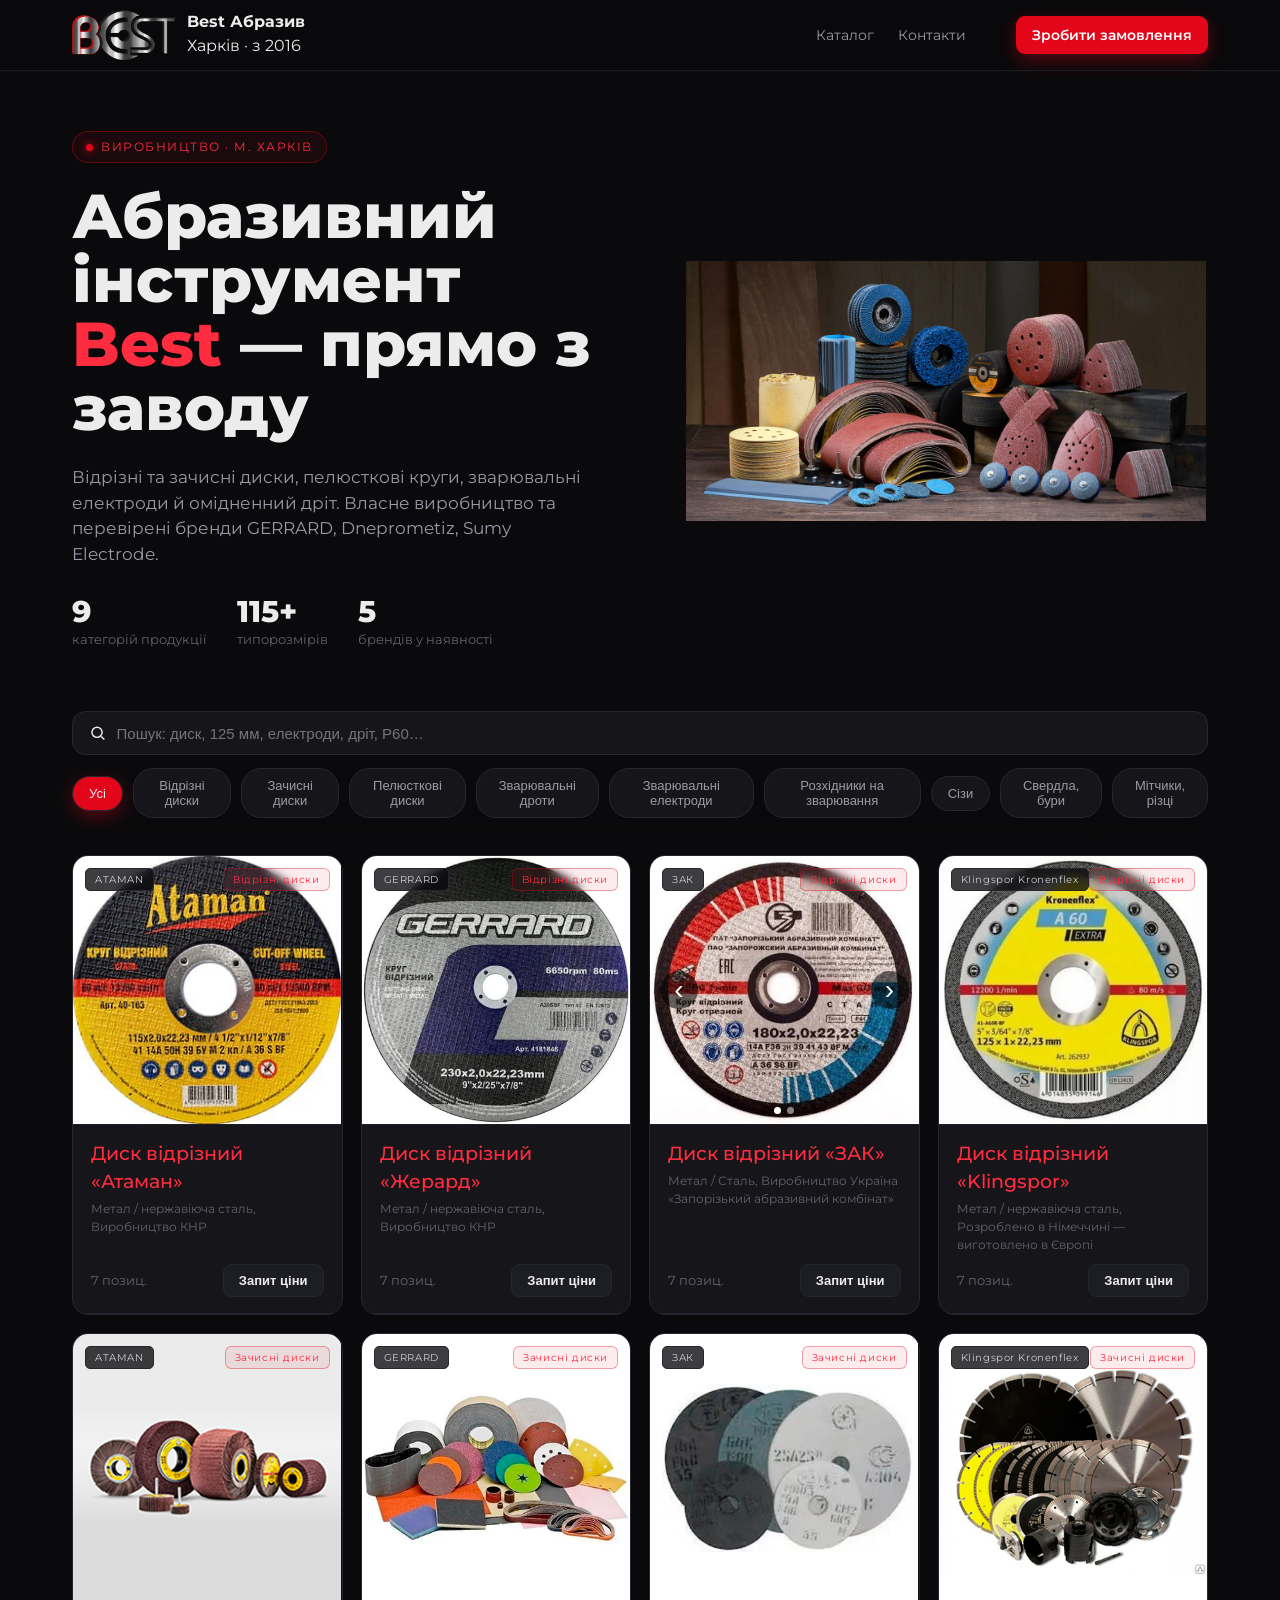
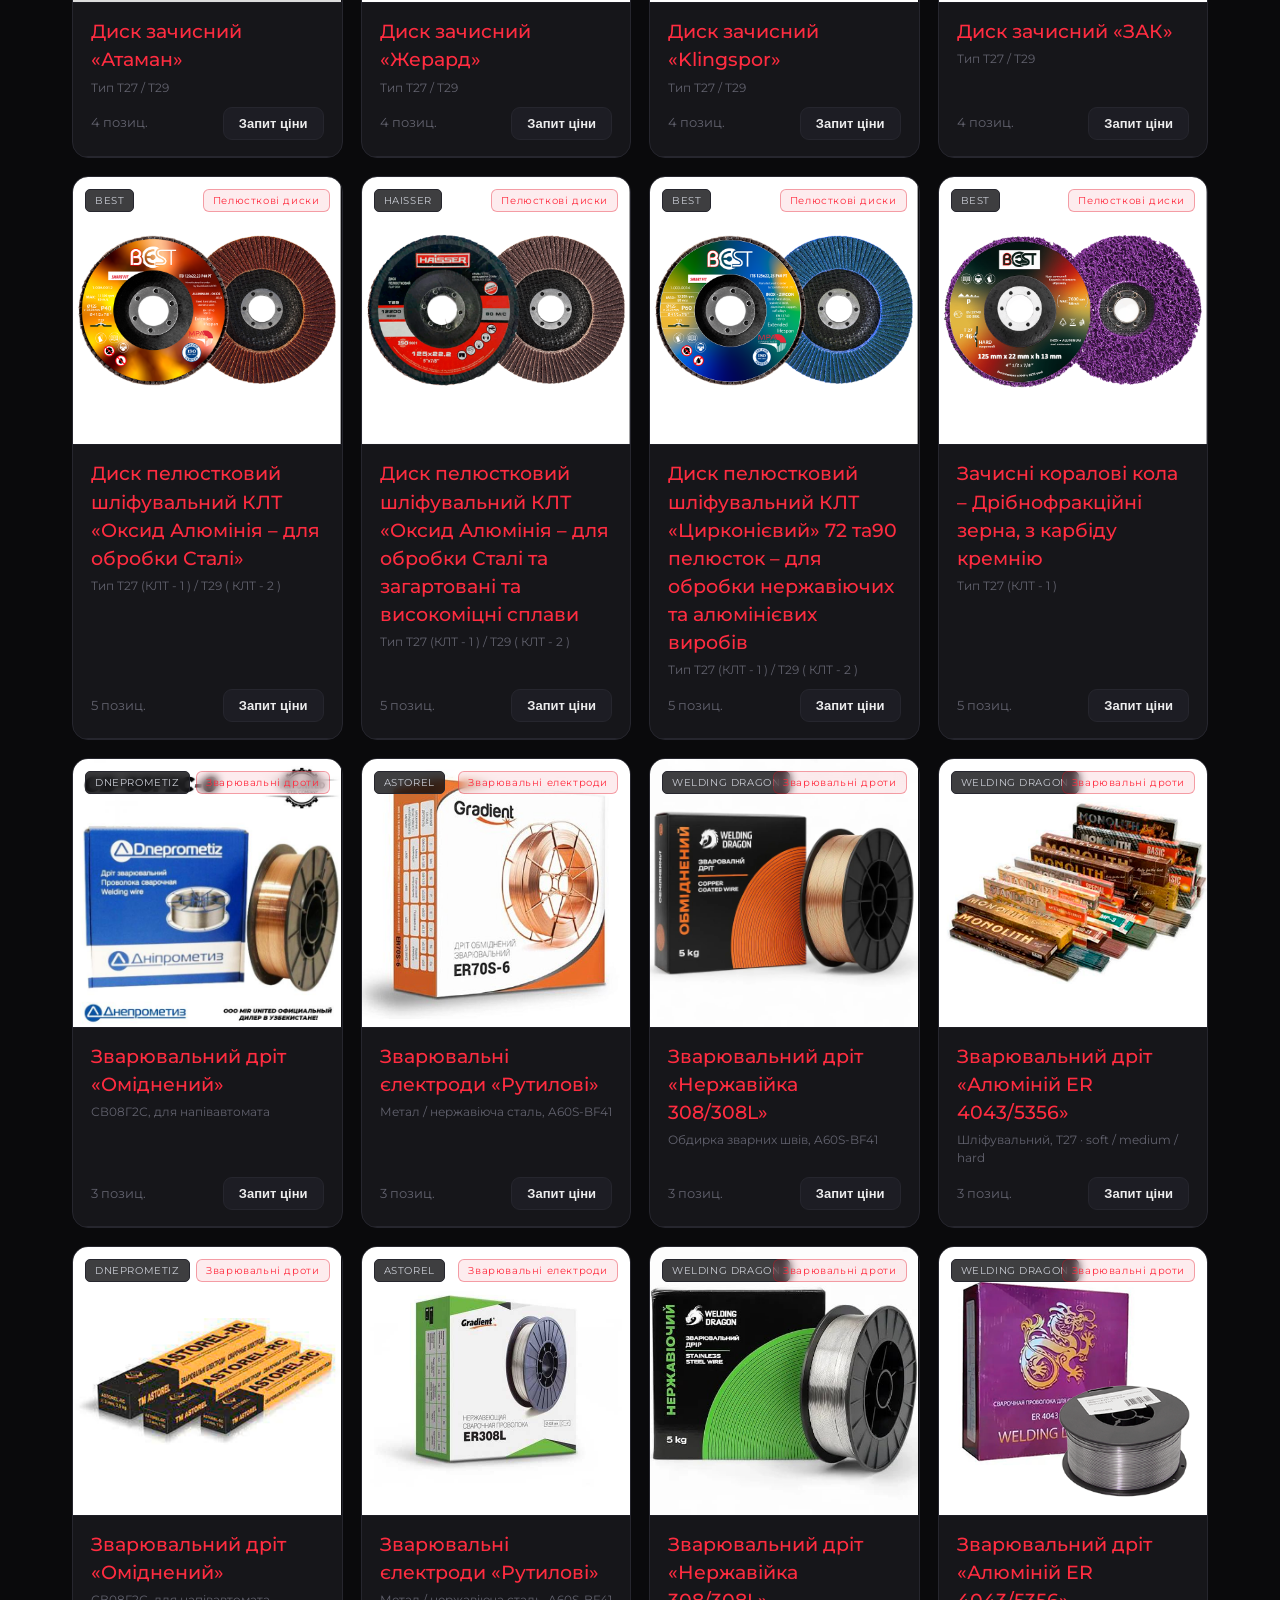
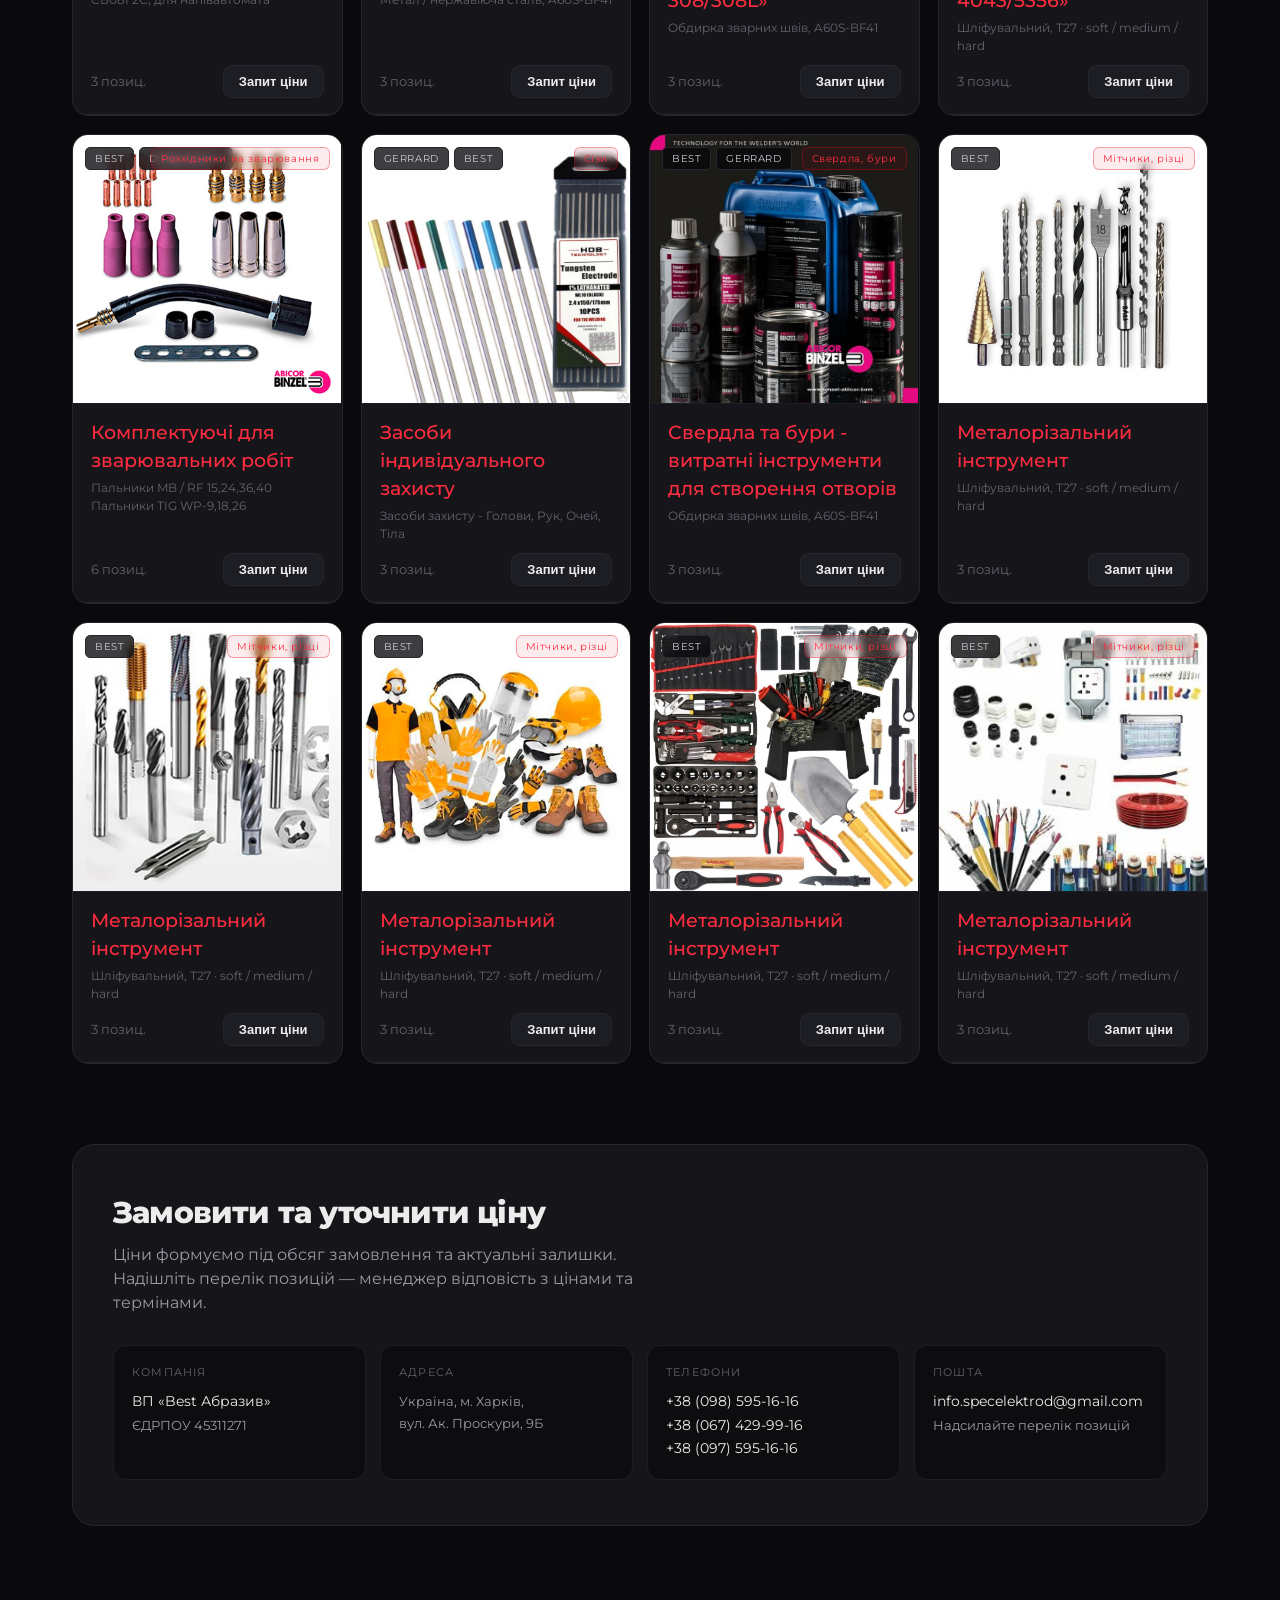
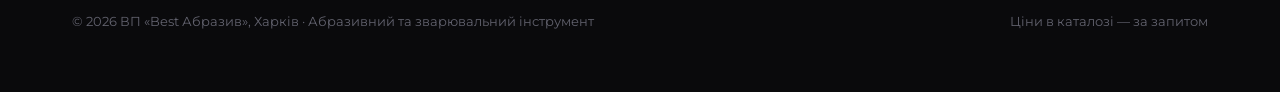
<file: index.html>
<!DOCTYPE html>
<html lang="uk">
<head>
    <meta charset="UTF-8">
    <meta name="viewport" content="width=device-width, initial-scale=1.0">
    <title>Spec Elektrod</title>
    <link rel="icon" type="image/png" sizes="32x32" href="images/Logo_СпецЕлектрод 2.jpg">
    <link rel="preconnect" href="https://fonts.googleapis.com">
    <link rel="preconnect" href="https://fonts.gstatic.com" crossorigin>
    <link href="https://fonts.googleapis.com/css2?family=Montserrat:wght@400;500;600;700&display=swap" rel="stylesheet">
    <link rel="stylesheet" href="css/style.css">
</head>
<body>
    <header>
       <div class="wrap top-in">
            <a class="logo" href="#top">
                <span class="logo-badge"><img src="images/Бест Обьемный.png" alt="Best Абразив"></span>
                <span class="logo-txt"><b>Best Абразив </b><br>Харків · з 2016</span>
            </a>
            <nav class="top-nav">
                <a href="#cat">Каталог</a>
                <a href="#contacts">Контакти</a>
                
            </nav>
            <a class="top-cta" href="#contacts">Зробити замовлення</a>
        </div> 
    </header>
    <main class="wrap" id="top">
        <section class="hero">
            <div class="hero-box">
                <div class="badge-box">
                    <span class="badge">Виробництво · м. Харків</span>
                    <h1>Абразивний інструмент <em>Best</em> — прямо з заводу</h1>
                    <p>Відрізні та зачисні диски, пелюсткові круги, зварювальні електроди й омідненний дріт. Власне виробництво та перевірені бренди GERRARD, Dneprometiz, Sumy Electrode.</p>
                    <div class="hero-stats">
                        <div class="stat"><b id="st-cat">9</b><span>категорій продукції</span></div>
                        <div class="stat"><b id="st-sku">60+</b><span>типорозмірів</span></div>
                        <div class="stat"><b>5</b><span>брендів у наявності</span></div>
                    </div>
                </div>
                <div class="hero-img">
                    <img src="images/photo_2026-08-15_18-04-58.jpg" alt="">
                </div>
            </div>
        </section>

        <section class="controls" id="cat">
            <div class="search">
                <svg width="18" height="18" viewBox="0 0 24 24" fill="none" stroke="currentColor" stroke-width="2"><circle cx="11" cy="11" r="7"/><path d="m21 21-4.3-4.3"/></svg>
                <input id="q" type="text" placeholder="Пошук: диск, 125 мм, електроди, дріт, Р60…" autocomplete="off">
            </div>
            <div class="filters" id="filters"></div>
        </section>

        <section class="grid" id="grid"></section>

        <section class="contacts" id="contacts">
            <h2>Замовити та уточнити ціну</h2>
            <p class="lead">Ціни формуємо під обсяг замовлення та актуальні залишки. Надішліть перелік позицій — менеджер відповість з цінами та термінами.</p>
            <div class="c-grid">
                <div class="c-item"><div class="lbl">Компанія</div><span>ВП «Best Абразив»</span><span class="small">ЄДРПОУ 45311271</span></div>
                <div class="c-item"><div class="lbl">Адреса</div><span class="small">Україна, м. Харків,<br>вул. Ак. Проскури, 9Б</span></div>
                <div class="c-item"><div class="lbl">Телефони</div><a href="tel:+380985951616">+38 (098) 595-16-16</a><a href="tel:+380674299916">+38 (067) 429-99-16</a><a href="tel:+380975951616">+38 (097) 595-16-16</a></div>
                <div class="c-item"><div class="lbl">Пошта</div><a href="mailto:info.specelektrod@gmail.com?subject=Запит%20ціни%20-%20каталог%20Best%20Абразив">info.specelektrod@gmail.com</a><span class="small">Надсилайте перелік позицій</span></div>
            </div>
        </section>
        </main>

        <footer>
            <div class="wrap foot-in">
                <span>© <span id="yr"></span> ВП «Best Абразив», Харків · Абразивний та зварювальний інструмент</span>
                <span>Ціни в каталозі — за запитом</span>
            </div>
        </footer>
        <div class="toast" id="toast"></div>
        <script src="js/DATA.js"></script>
        <script src="js/script.js"></script>
</body>
</html>
</file>
<file: css/style.css>
:root{
    --red: #e3061b;
    --red-soft:#ff2c40;
    --bg:#0a0a0c;
    --bg-2:#111114;
    --cyan: #14eaee;
    --txt-dim:#9a9aa6;
    --card:#16161a;
    --txt:#ececed;
    --line-soft:#1d1d24;
    --txt-faint:#62626e;
    --line:#26262e;
    --chrome:#c9ccd4;
    --card-hover:#1c1c22;
}

*{
    box-sizing:border-box;
    margin:0;
    padding:0;
}
  
html{
    scroll-behavior:smooth;
}
  
body{
    background:var(--bg);
    color:var(--txt);
    font-family:'Segoe UI',system-ui,-apple-system,Roboto,Helvetica,Arial,sans-serif;
    font-family: "Montserrat", sans-serif;
    line-height:1.5;
    overflow-x:hidden;
}
  
a{
    color:inherit;
    text-decoration:none;
    display: flex;
    gap: 10px;
}
  
img{
    max-width:100%;
    height: 50px;
    display:block;
}


p{
    color: white;
}

header{
    position: sticky;
    top: 0px;
    z-index: 100;
    backdrop-filter: blur(14px);
    background-color: rgba(10, 10, 12, .72);
    border-bottom: 1px solid var(--line-soft);
}

.top-in {
    /* opacity: 0.7; */
    border-color: aliceblue;
    display: flex;
    align-items: center;
    gap: 18px;               
    height: 70px;
    display: flex;
    align-items: center;
}

.wrap{
    margin: 0px auto;
    padding: 0px 22px;
    max-width: 1180px;
    position: relative;
    z-index: 1;
}

/*  расстояние между дочерними элементами 
        row-gap: 18px;      между строками 
        column-gap: 12px;   между колонками      
        gap: 18px 12px;                   */


.top-nav{
    display: flex;
    margin-left: auto;
}   
        
.top-nav a{
    
    font-size: 13.5px;
    padding: 8px 12px;
    color: var(--txt-dim);
}

.top-nav a:hover{
    color: var(--txt);
    background: var(--card);
    border-radius:9px;
    transition: 0.18s;
}

.top-cta{
    margin-left: 20px;
    color: #fff;
    background-color: var(--red);
    border-radius: 9px;
    padding: 9px 16px;
    font-weight: 600;
    font-size: 13.5px;
    box-shadow: 0 6px 18px #e3061c5a;

}

.top-cta:hover{
    background-color: var(--red-soft);
    transition: 0.18s;
}

.hero{
    padding: 60px 0px 30px;
}

.hero h1{
    font-weight: 800;
    font-size: 62px;
    max-width: 520px;
    line-height: 1.03;
}

.badge{
    display: inline-flex;
    align-items: center;
    font-size: 12px;
    text-transform: uppercase;
    letter-spacing: 1.5px;
    padding: 6px 13px;
    margin-bottom: 22px;
    border-radius: 25px;
    border: 1px solid rgba(227, 6, 27, .35);
    background-color: #e3061c13;
    color: var(--red-soft);
    gap: 8px;
}

.badge::before{
    content: " ";
    width: 7px;
    height: 7px;
    border-radius: 50%;
    background: var(--red);
    box-shadow: 0 0 8px var(--red);
}

.hero h1 em{
    font-style: normal;
    color: var(--red-soft);
}

.hero p{
    font-size: 17px;
    color: var(--txt-dim);
    font-weight: 400;
    margin-top: 25px;
    max-width: 520px;
}

.hero-stats{
    display: flex;
    gap: 30px;
    margin-top: 30px;
}

.stat b{
    display: block;
    font-size: 30px;
    font-weight: 800;
    line-height: 1;
}

.stat span{
    font-size: 13px;
    /* font-weight: 300; */
    color: var(--txt-faint);
}

.hero-box{
    display: flex;
    gap: 94px;
}

.hero-img{
    display: flex;
    justify-content: center;
    align-items: center;
}

.hero-img img{
    height: 260px;
    display: block;
    
    
    margin: 51px auto;
}

.controls{
    position: sticky;
    top: 70px;
    z-index: 40;
    padding: 16px 0;
    margin-top: 14px;
    background: linear-gradient(180deg, var(--bg) 60%, rgba(10, 10, 12, 0));
}

.search{
    display: inline-flex;
    align-items: center;
    border: 1px solid var(--line);
    background-color: var(--card);
    border-radius: 13px;
    padding: 12px 16px;
    width: 1136px;   
    gap: 10px;
}

.search input{
    background: none;
    border: none;
    outline: none;
    color: var(--txt); 
    font-size: 15px;
    width: 100%; 
}

.search-highlight {
    background: var(--red-soft);
    color: white;
    padding: 1px 3px;
    border-radius: 3px;
}



.filters{
    display: inline-flex;
    align-items: center;
    gap: 10px;
}

.chip{
    display: inline-flex;
    align-items: center;
    border: 1px solid var(--line);
    background-color: var(--card);
    border-radius: 20px;
    padding: 9px 16px;  
    margin: 13px 0px;
    font-size: 13px;
    color: var(--txt-dim);
}

.chip:hover{
    border: 1px solid #3a3a44;
    color: var(--txt);
    cursor: pointer;
    transition: 0.18s;
}

.active{
    background-color: var(--red);
    color: var(--txt);
    box-shadow: 0 6px 18px #e3061c55;
}

.grid{
    display: grid;
    gap: 18px;
    padding: 8px 0 70px;
    grid-template-columns: repeat(auto-fill, minmax(250px, 1fr));
}

.card{
    background-color: var(--card);
    border: 1px solid var(--line);
    border-radius: 16px;
    overflow: hidden;
    display: flex;
    flex-direction: column;
    transition: 0.2s;
}

.card:hover{
    background: var(--card-hover);
    transform: translateY(-3px);
    cursor: pointer;
    
}

.brands{
    display: inline-flex;
    align-items: center;
    gap: 5px;
    position: absolute;
    top: 12px;
    left: 12px;
}

.brand-tag{
    font-size: 10px;
    letter-spacing: 0.6px;
    color: var(--chrome);
    border-radius: 5px;
    border: 1px solid var(--line);
    background: rgba(8, 8, 11, .78);
    padding: 3px 9px;
    backdrop-filter: blur(4px);
    z-index: 10;
}

.card-media{
    position: relative;
    height: 268.9px;
    background: radial-gradient(circle at 50% 38%, #222228, #0d0d10 72%);
    border-bottom: 1px solid  var(--line-soft);
}

.cat-pill{
    font-size: 10px;
    letter-spacing: 0.6px;
    color: var(--red-soft);
    border-radius: 6px;
    border: 1px solid rgba(227, 6, 27, .35);
    background-color: #e3061c13;
    padding: 3px 9px;
    backdrop-filter: blur(4px);
    position: absolute;
    top: 12px;
    right: 12px;
    z-index: 10;
}

.card-head{
    padding: 15px 18px 0px 18px;
    flex: 1;
}

.card-head h3{
    color: var(--red-soft);
    font-weight: 500;
}

.product-slider {
  position: relative;
  width: 100%;
  height: 100%;
}

.product-slider .slider-img {
  width: 100%;
  height: 100%;
  object-fit: contain;
  display: block;
}

.slider-btn {
  position: absolute;
  top: 50%;
  transform: translateY(-50%);

  width: 38px;
  height: 38px;

  border: none;
  border-radius: 50%;

  background: rgba(0, 0, 0, 0.55);
  color: white;

  font-size: 28px;

  cursor: pointer;
  z-index: 5;
}

.slider-prev {
  left: 10px;
}

.slider-next {
  right: 10px;
}

.slider-dots {
  position: absolute;
  bottom: 10px;
  left: 50%;
  transform: translateX(-50%);

  display: flex;
  gap: 6px;
}

.slider-dot {
  width: 7px;
  height: 7px;

  border-radius: 50%;
  background: rgba(255, 255, 255, 0.5);
}

.slider-dot.active {
  background: white;
}

.sub{
    font-size: 12px;
    color: var(--txt-faint);
    margin-top: 4px;
}

.card-body{
    padding: 6px 8px 4px;
    /* flex: 1; */
}

table{
    width: 100%;
    border-collapse: collapse;
    font-size: 13px;

}

th{
    text-align: left;
    padding: 8px 12px;
    text-transform: uppercase;
    letter-spacing: 1px;
    font-size: 10px;
    font-weight: 600;
    color: var(--txt-faint);
}

tbody td:first-child{
    font-weight: 600;
    color: var(--txt);
}

/* tbody tr:nth-child(odd) td {
    border-bottom: 1px solid var(--line); 0
    background-color: #39394179; 
} */

tbody tr:nth-child(even) td {
    /* border-bottom: 2px solid var(--cyan); */
    background-color: #ff452c1b;
    border-bottom: 1px solid #7d1721;
}

tbody td{
    padding: 5px 10px;
    color: var(--txt-dim);
    /* border-top: 1px solid  var(--cyan); */
    
}

/* tbody td:nth-child(2){
    border-left: 1px solid  var(--cyan);
} */

/* .price{
    color: var(--red-soft);
    font-weight: 600;
} */

.variants,
.prices {
    display: grid;
    grid-template-columns: repeat(3, 1fr);
    gap: 8px;
}

.price-label {
    font-weight: 600;
}

.prices span{
    color: var(--red-soft);
}


.card-foot{
    display: flex;
    align-items: center;
    gap: 5px;
    padding: 0px 18px 16px;
    border-bottom: 1px solid var(--line);
}

.n{
    display: inline-flex;
    justify-content: center;
    font-size: 13px;
    color: var(--txt-faint);
}

.btn-ask{
    border: 1px solid var(--line);
    margin-left: auto;
    background: #1d1d24;
    color: var(--txt);
    font-size: 13px;
    font-weight: 600;
    border-radius: 9px;
    padding: 8px 15px;
}

.btn-ask:hover{
    cursor: pointer;
    transition: 0.18s;
    background: var(--red);
}

.contacts{
    border: 1px solid var(--line);
    border-radius: 22px;
    background-color: var(--card);
    padding: 45px 40px;
    margin: 10px 0 60px;
}

.contacts h2{
    font-size: 30px;
    font-weight: 800;
    letter-spacing: -0.8px;
    margin-bottom: 8px;
}

.lead{
    color: var(--txt-dim);
    max-width: 50ch;
    margin-bottom: 30px;
}

.c-grid{
    display: grid;
    gap: 14px;
    grid-template-columns: repeat(auto-fit, minmax(210px, 1fr));
    position: relative;
}

.c-item{
    background: #0d0d10;;
    border: 1px solid var(--line-soft);
    padding: 18px;
    border-radius: 13px;
}

.lbl{
    text-transform: uppercase;
    letter-spacing: 1.2px;
    font-size: 11px;
    color: var(--txt-faint);
    margin-bottom: 9px;
}

.c-item a, .c-item span{
    display: block;
    font-size: 14px;
    line-height: 1.7;
    color: var(--txt);
    font-weight: 400;
}

.c-item .small{
    font-size: 13px;
    font-weight: 400;
    color: var(--txt-dim);
}

.c-item:last-child{
    object-fit: cover;
}

footer{
    padding: 26px 0 60px;
    font-size: 13px;
    color: var(--txt-faint);
}

.foot-in{
    display: flex;
    flex-wrap: wrap;
    gap: 14px; 
    justify-content: space-between;
    align-items: center;
}
</file>
